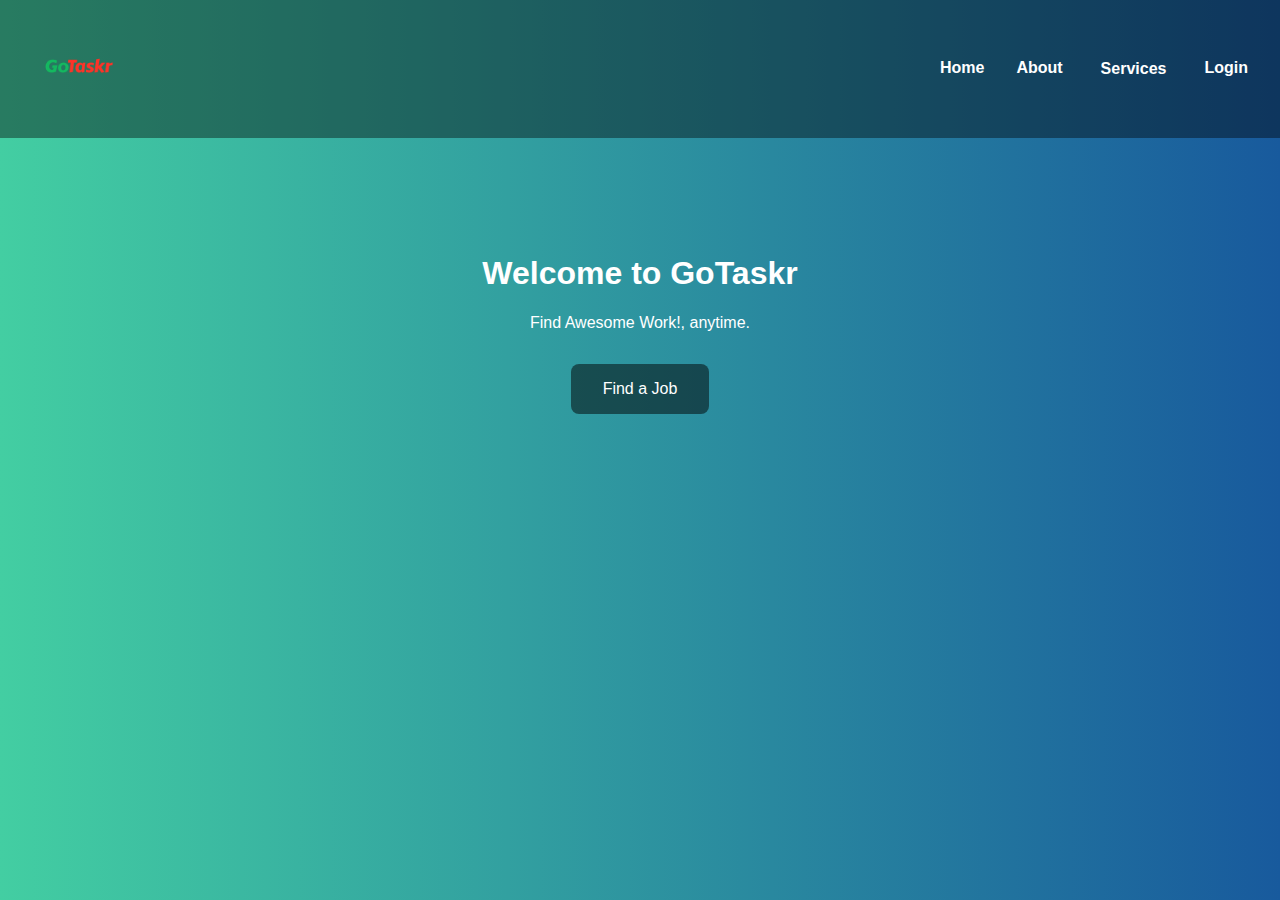
<file: index.html>
<!DOCTYPE html>
<html lang="en">
<head>
  <meta charset="UTF-8" />
  <meta name="viewport" content="width=device-width, initial-scale=1.0"/>
  <title>Welcome - GoTaskr</title>
  <link rel="stylesheet" href="style.css" />
</head>
<body>
  <nav>
    <div class="logo">
      <a href="index.html"><img src="Gotask.png" alt="GoTaskr Logo" /></a>
    </div>
    <ul id="navLinks">
      <li><a href="index.html">Home</a></li>
      <li><a href="about.html">About</a></li>
      <li class="dropdown">
        <button class="dropdown-btn" onclick="toggleServiceDropdown()">Services</button>
        <div class="dropdown-content" id="dropdown">
          <a href="#">Cleaning</a>
          <a href="#">Delivery</a>
          <a href="#">Handyman</a>
        </div>
      </li>
      <li id="postJobNav" style="display: none;"><a href="post-job.html">Post Job</a></li>
      <li id="helloUser" style="display: none;"><a href="view-profile.html" id="helloUserLink"></a></li>
      <li id="loginNav"><a href="login.html">Login</a></li>
    </ul>
  </nav>

  <section id="welcome" class="section welcome-section">
    <h1>Welcome to GoTaskr</h1>
    <p id="welcomeSubtitle">Find Awesome Work!, anytime.</p> <!-- Add ID here -->
    <div class="button-group">
      <a href="jobs.html" class="find-job-btn" id="findJobBtn">Find a Job</a>
      <a href="post-job.html" class="post-job-btn" id="postJobBtn" style="display: none;">Post a Job</a>
    </div>
  </section>

  <script src="welcome.js"></script>
  

</body>
</html>
</file>
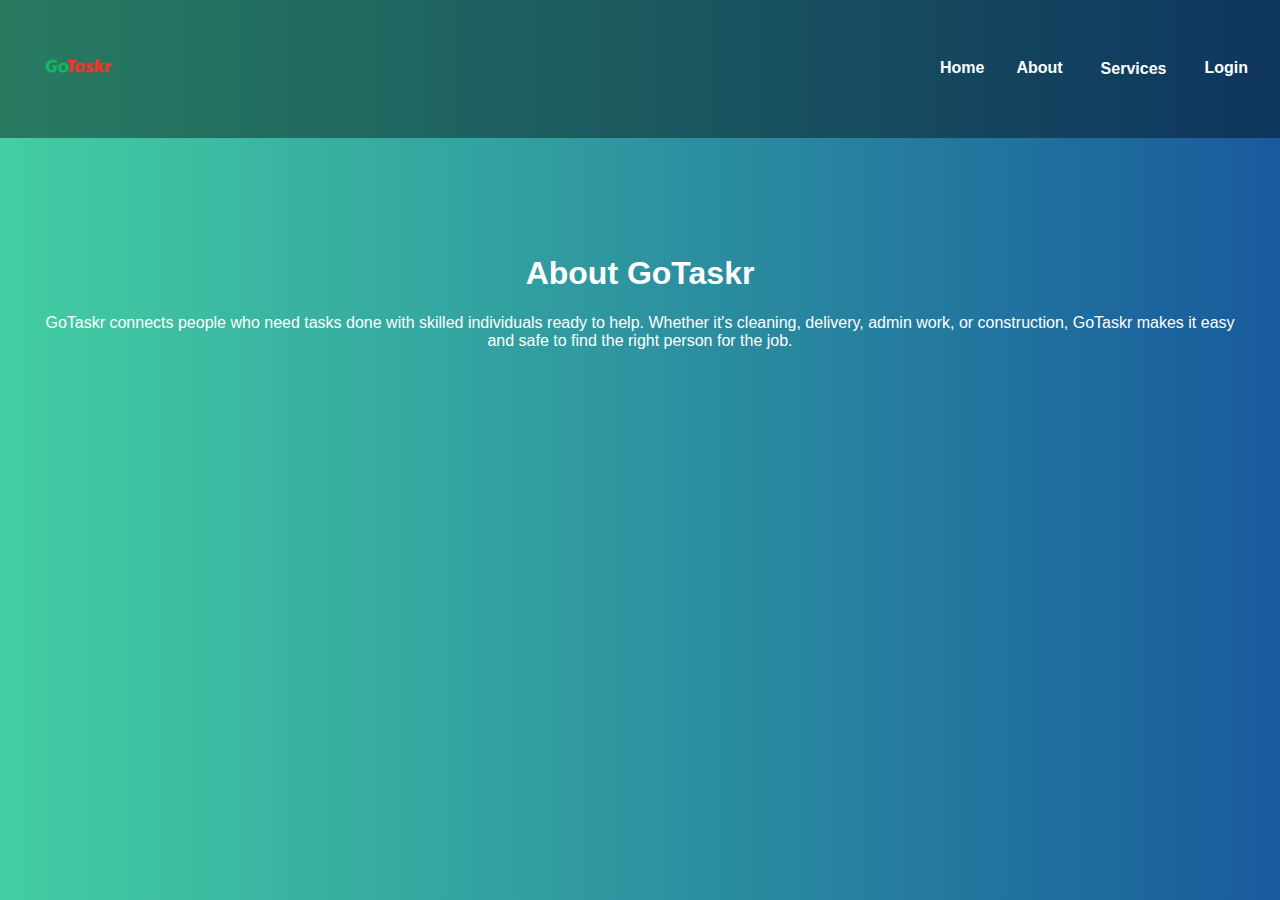
<file: about.html>
<!DOCTYPE html>
<html lang="en">
<head>
  <meta charset="UTF-8" />
  <meta name="viewport" content="width=device-width, initial-scale=1.0"/>
  <title>About - GoTaskr</title>
  <link rel="stylesheet" href="style.css" />
</head>
<body>

  <nav>
    <div class="logo">
      <a href="index.html"><img src="Gotask.png" alt="GoTaskr Logo" /></a>
    </div>
    <ul id="navLinks">
      <li><a href="index.html">Home</a></li>
      <li><a href="about.html">About</a></li>
      <li class="dropdown">
        <button class="dropdown-btn">Services</button>
        <div class="dropdown-content" id="dropdown">
          <a href="#">Cleaning</a>
          <a href="#">Delivery</a>
          <a href="#">Handyman</a>
        </div>
      </li>
      <li id="postJobNav" style="display: none;"><a href="post-job.html">Post Job</a></li>
      <li><a href="login.html" id="loginLink">Login</a></li>
    </ul>
  </nav>

  <section class="section">
    <h1>About GoTaskr</h1>
    <p>GoTaskr connects people who need tasks done with skilled individuals ready to help. Whether it's cleaning, delivery, admin work, or construction, GoTaskr makes it easy and safe to find the right person for the job.</p>
  </section>

  <script src="about.js"></script>
  

</body>
</html>
</file>
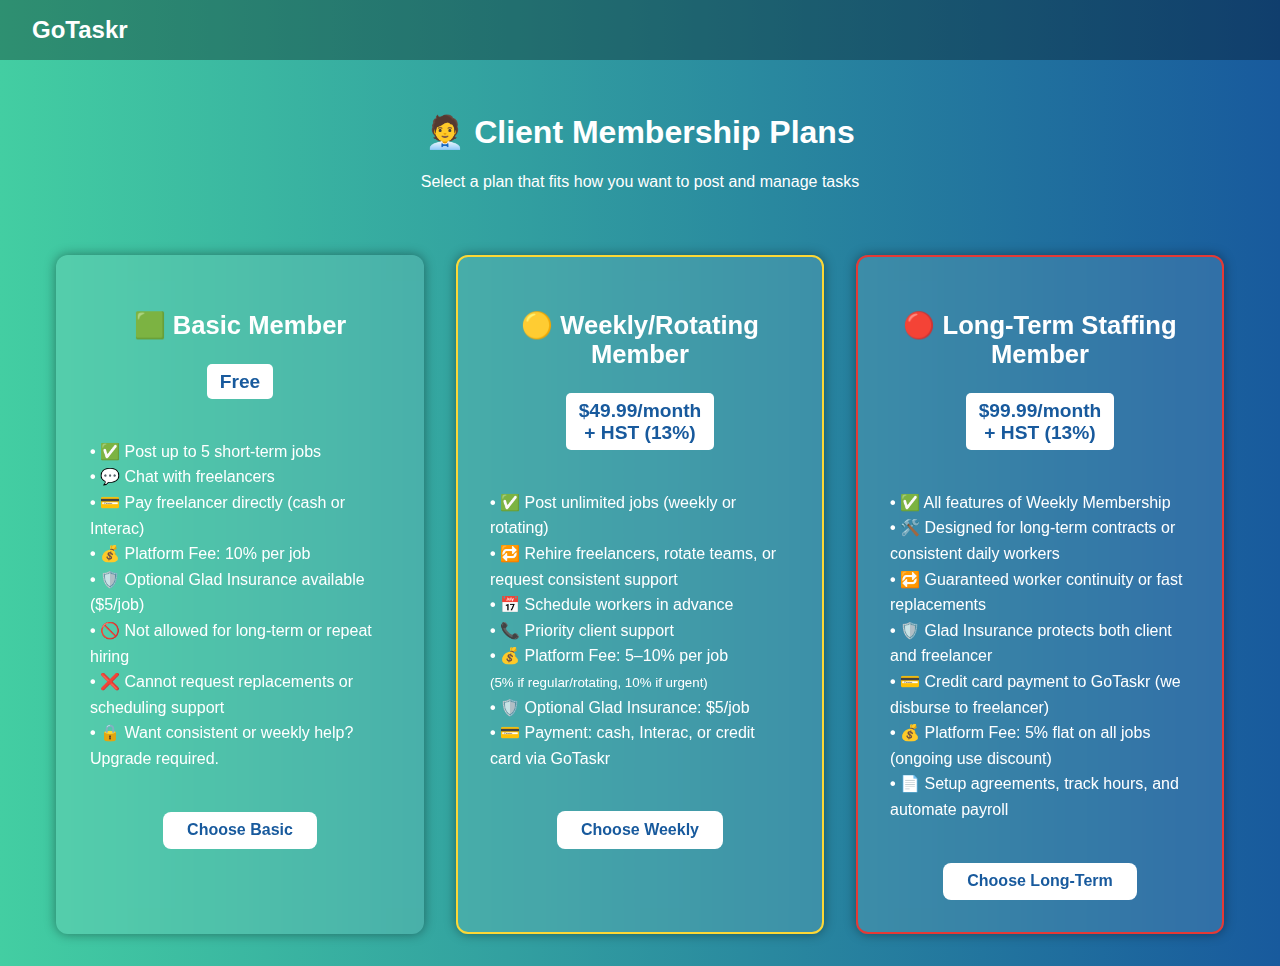
<file: client-membership.html>
<!DOCTYPE html>
<html lang="en">
<head>
  <meta charset="UTF-8" />
  <meta name="viewport" content="width=device-width, initial-scale=1.0"/>
  <title>Client Membership – GoTaskr</title>
  <link rel="stylesheet" href="client-membership.css" />
</head>
<body>
  <nav>
    <div class="logo"><a href="index.html">GoTaskr</a></div>
  </nav>

  <header>
    <h1>🧑‍💼 Client Membership Plans</h1>
    <p>Select a plan that fits how you want to post and manage tasks</p>
  </header>

  <main class="membership-container">

    <!-- Basic Member -->
    <section class="plan-card free">
      <h2>🟩 Basic Member</h2>
      <p class="price">Free</p>
      <ul>
        <li>✅ Post up to 5 short-term jobs</li>
        <li>💬 Chat with freelancers</li>
        <li>💳 Pay freelancer directly (cash or Interac)</li>
        <li>💰 Platform Fee: 10% per job</li>
        <li>🛡️ Optional Glad Insurance available ($5/job)</li>
        <li>🚫 Not allowed for long-term or repeat hiring</li>
        <li>❌ Cannot request replacements or scheduling support</li>
        <li>🔒 Want consistent or weekly help? Upgrade required.</li>
      </ul>
      <button class="select-btn" onclick="selectPlan('Basic Member')">Choose Basic</button>
    </section>

    <!-- Weekly/Rotating Member -->
    <section class="plan-card rotating">
      <h2>🟡 Weekly/Rotating Member</h2>
      <p class="price">$49.99/month <br><span>+ HST (13%)</span></p>
      <ul>
        <li>✅ Post unlimited jobs (weekly or rotating)</li>
        <li>🔁 Rehire freelancers, rotate teams, or request consistent support</li>
        <li>📅 Schedule workers in advance</li>
        <li>📞 Priority client support</li>
        <li>💰 Platform Fee: 5–10% per job<br><small>(5% if regular/rotating, 10% if urgent)</small></li>
        <li>🛡️ Optional Glad Insurance: $5/job</li>
        <li>💳 Payment: cash, Interac, or credit card via GoTaskr</li>
      </ul>
      <button class="select-btn" onclick="selectPlan('Weekly/Rotating Member')">Choose Weekly</button>
    </section>

    <!-- Long-Term Staffing Member -->
    <section class="plan-card premium">
      <h2>🔴 Long-Term Staffing Member</h2>
      <p class="price">$99.99/month <br><span>+ HST (13%)</span></p>
      <ul>
        <li>✅ All features of Weekly Membership</li>
        <li>🛠️ Designed for long-term contracts or consistent daily workers</li>
        <li>🔁 Guaranteed worker continuity or fast replacements</li>
        <li>🛡️ Glad Insurance protects both client and freelancer</li>
        <li>💳 Credit card payment to GoTaskr (we disburse to freelancer)</li>
        <li>💰 Platform Fee: 5% flat on all jobs (ongoing use discount)</li>
        <li>📄 Setup agreements, track hours, and automate payroll</li>
      </ul>
      <button class="select-btn" onclick="selectPlan('Long-Term Staffing Member')">Choose Long-Term</button>
    </section>

  </main>

  <script src="client-membership.js"></script>
</body>
</html>
</file>
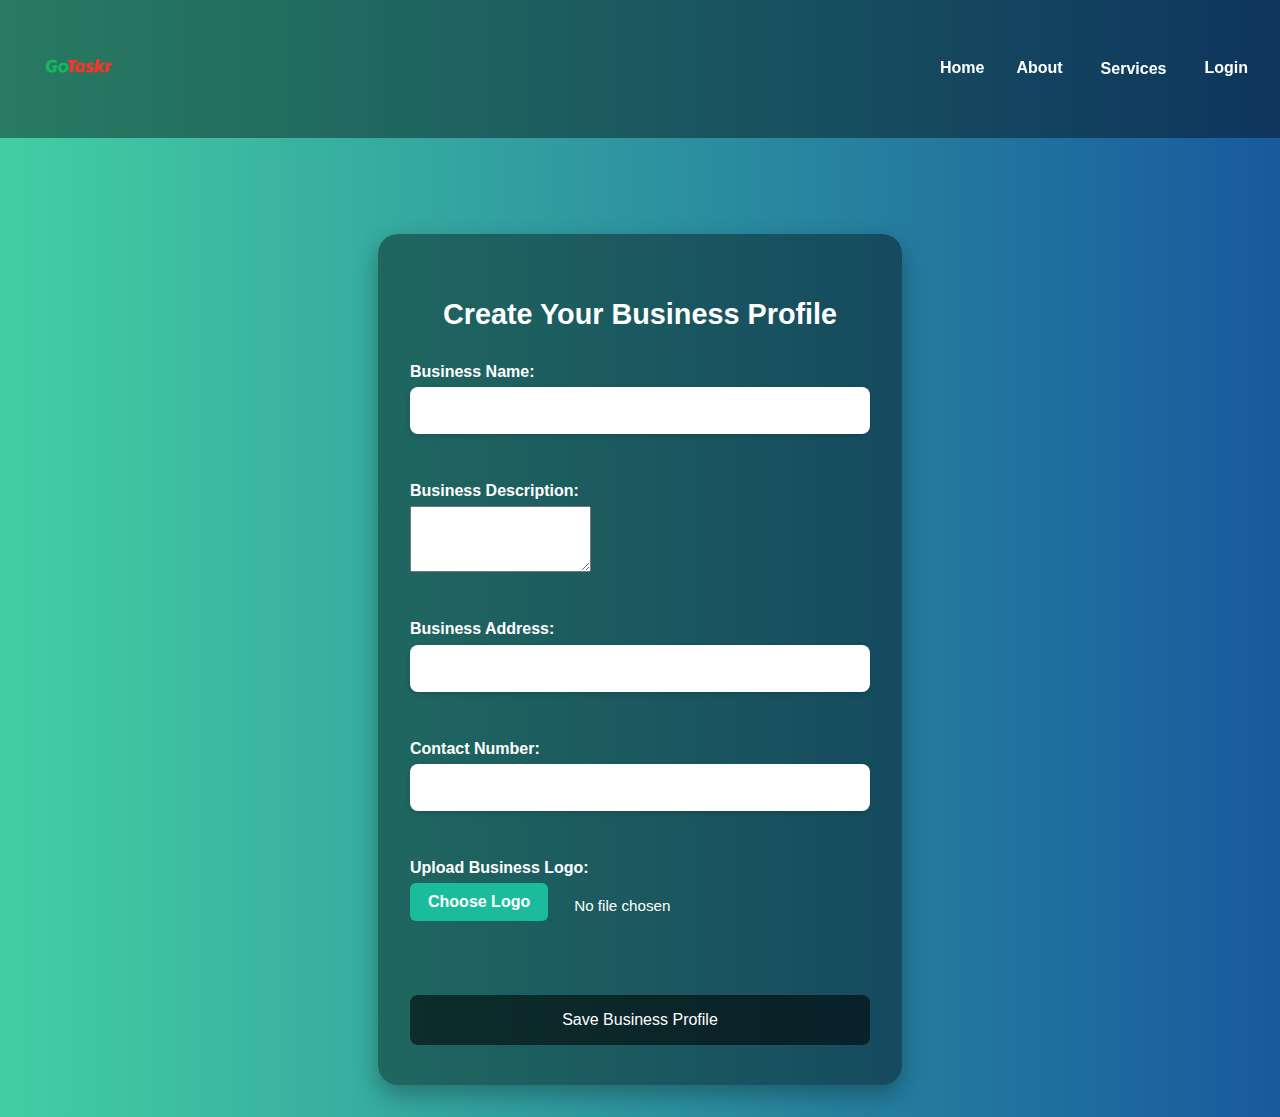
<file: client-profile.html>
<!DOCTYPE html>
<html lang="en">
<head>
  <meta charset="UTF-8" />
  <meta name="viewport" content="width=device-width, initial-scale=1.0"/>
  <title>Client Profile - GoTaskr</title>
  <link rel="stylesheet" href="style.css" />
</head>
<body>
  <nav>
    <div class="logo"><a href="index.html"><img src="Gotask.png" alt="GoTaskr Logo"></a></div>
    <ul id="navLinks">
      <li><a href="index.html">Home</a></li>
      <li><a href="about.html">About</a></li>
      <li class="dropdown">
        <button class="dropdown-btn" onclick="toggleServiceDropdown()">Services</button>
        <div class="dropdown-content" id="dropdown">
          <a href="#">Cleaning</a>
          <a href="#">Delivery</a>
          <a href="#">Handyman</a>
        </div>
      </li>
      <li><a href="login.html" id="loginLink">Login</a></li>
    </ul>
  </nav>

  <section class="form-container">
    <h2>Create Your Business Profile</h2>
    <p id="membershipInfo" class="membership-tag" style="font-weight: bold; margin-bottom: 10px;"></p>

    <form id="clientProfileForm">
      <div class="form-group">
        <label for="businessName">Business Name:</label>
        <input type="text" id="businessName" required />
      </div>

      <div class="form-group">
        <label for="businessDescription">Business Description:</label>
        <textarea id="businessDescription" rows="4" required></textarea>
      </div>

      <div class="form-group">
        <label for="businessAddress">Business Address:</label>
        <input type="text" id="businessAddress" required />
      </div>

      <div class="form-group">
        <label for="contact">Contact Number:</label>
        <input type="tel" id="contact" required />
      </div>

      <div class="form-group">
        <label>Upload Business Logo:</label>
        <div class="custom-file">
          <input type="file" id="logo" accept="image/*" hidden>
          <label for="logo" class="file-btn">Choose Logo</label>
          <span id="logo-name">No file chosen</span>
        </div>
      </div>

      <button type="submit">Save Business Profile</button>
    </form>
  </section>

  <script src="client-profile.js"></script>
</body>
</html>
</file>
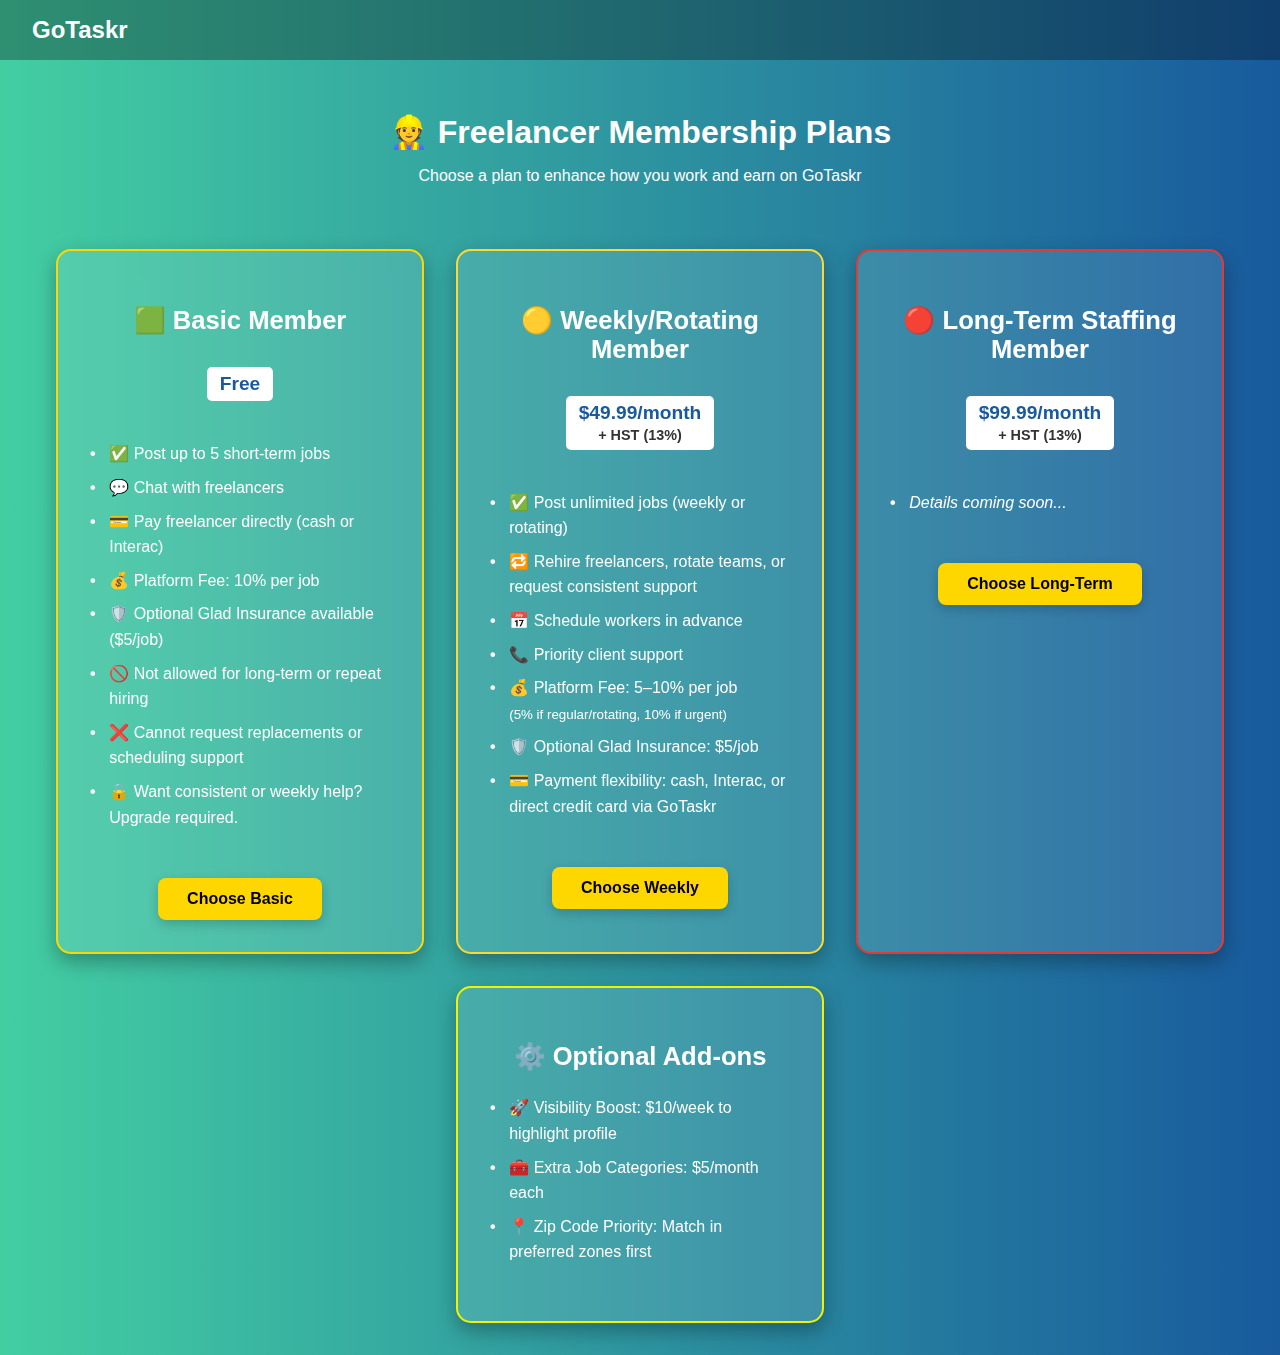
<file: freelancer-membership.html>
<!DOCTYPE html>
<html lang="en">
<head>
  <meta charset="UTF-8" />
  <meta name="viewport" content="width=device-width, initial-scale=1.0"/>
  <title>Freelancer Membership - GoTaskr</title>
  <link rel="stylesheet" href="freelancer-membership.css" />
</head>
<body>
  <nav>
    <div class="logo">
      <a href="index.html">GoTaskr</a>
    </div>
  </nav>

  <header>
    <h1>👷 Freelancer Membership Plans</h1>
    <p class="subtitle">Choose a plan to enhance how you work and earn on GoTaskr</p>
  </header>

  <div class="membership-container">

    <!-- Basic Member -->
    <div class="plan-card free">
      <h2>🟩 Basic Member</h2>
      <div class="price">Free</div>
      <ul>
        <li>✅ Post up to 5 short-term jobs</li>
        <li>💬 Chat with freelancers</li>
        <li>💳 Pay freelancer directly (cash or Interac)</li>
        <li>💰 Platform Fee: 10% per job</li>
        <li>🛡️ Optional Glad Insurance available ($5/job)</li>
        <li>🚫 Not allowed for long-term or repeat hiring</li>
        <li>❌ Cannot request replacements or scheduling support</li>
        <li>🔒 Want consistent or weekly help? Upgrade required.</li>
      </ul>
      <button class="select-btn" onclick="selectPlan('Basic Member')">Choose Basic</button>
    </div>

    <!-- Weekly/Rotating Member -->
    <div class="plan-card rotating">
      <h2>🟡 Weekly/Rotating Member</h2>
      <div class="price">$49.99/month <br><span>+ HST (13%)</span></div>
      <ul>
        <li>✅ Post unlimited jobs (weekly or rotating)</li>
        <li>🔁 Rehire freelancers, rotate teams, or request consistent support</li>
        <li>📅 Schedule workers in advance</li>
        <li>📞 Priority client support</li>
        <li>💰 Platform Fee: 5–10% per job<br><small>(5% if regular/rotating, 10% if urgent)</small></li>
        <li>🛡️ Optional Glad Insurance: $5/job</li>
        <li>💳 Payment flexibility: cash, Interac, or direct credit card via GoTaskr</li>
      </ul>
      <button class="select-btn" onclick="selectPlan('Weekly/Rotating Member')">Choose Weekly</button>
    </div>

    <!-- Long-Term Staffing Member -->
    <div class="plan-card premium">
      <h2>🔴 Long-Term Staffing Member</h2>
      <div class="price">$99.99/month <br><span>+ HST (13%)</span></div>
      <ul>
        <li><em>Details coming soon...</em></li>
      </ul>
      <button class="select-btn" onclick="selectPlan('Long-Term Staffing Member')">Choose Long-Term</button>
    </div>

    <!-- Optional Add-ons -->
    <div class="plan-card addons">
      <h2>⚙️ Optional Add-ons</h2>
      <ul>
        <li>🚀 Visibility Boost: $10/week to highlight profile</li>
        <li>🧰 Extra Job Categories: $5/month each</li>
        <li>📍 Zip Code Priority: Match in preferred zones first</li>
      </ul>
    </div>

  </div>

  <!-- Link JS -->
  <script src="freelancer-membership.js"></script>
</body>
</html>
</file>
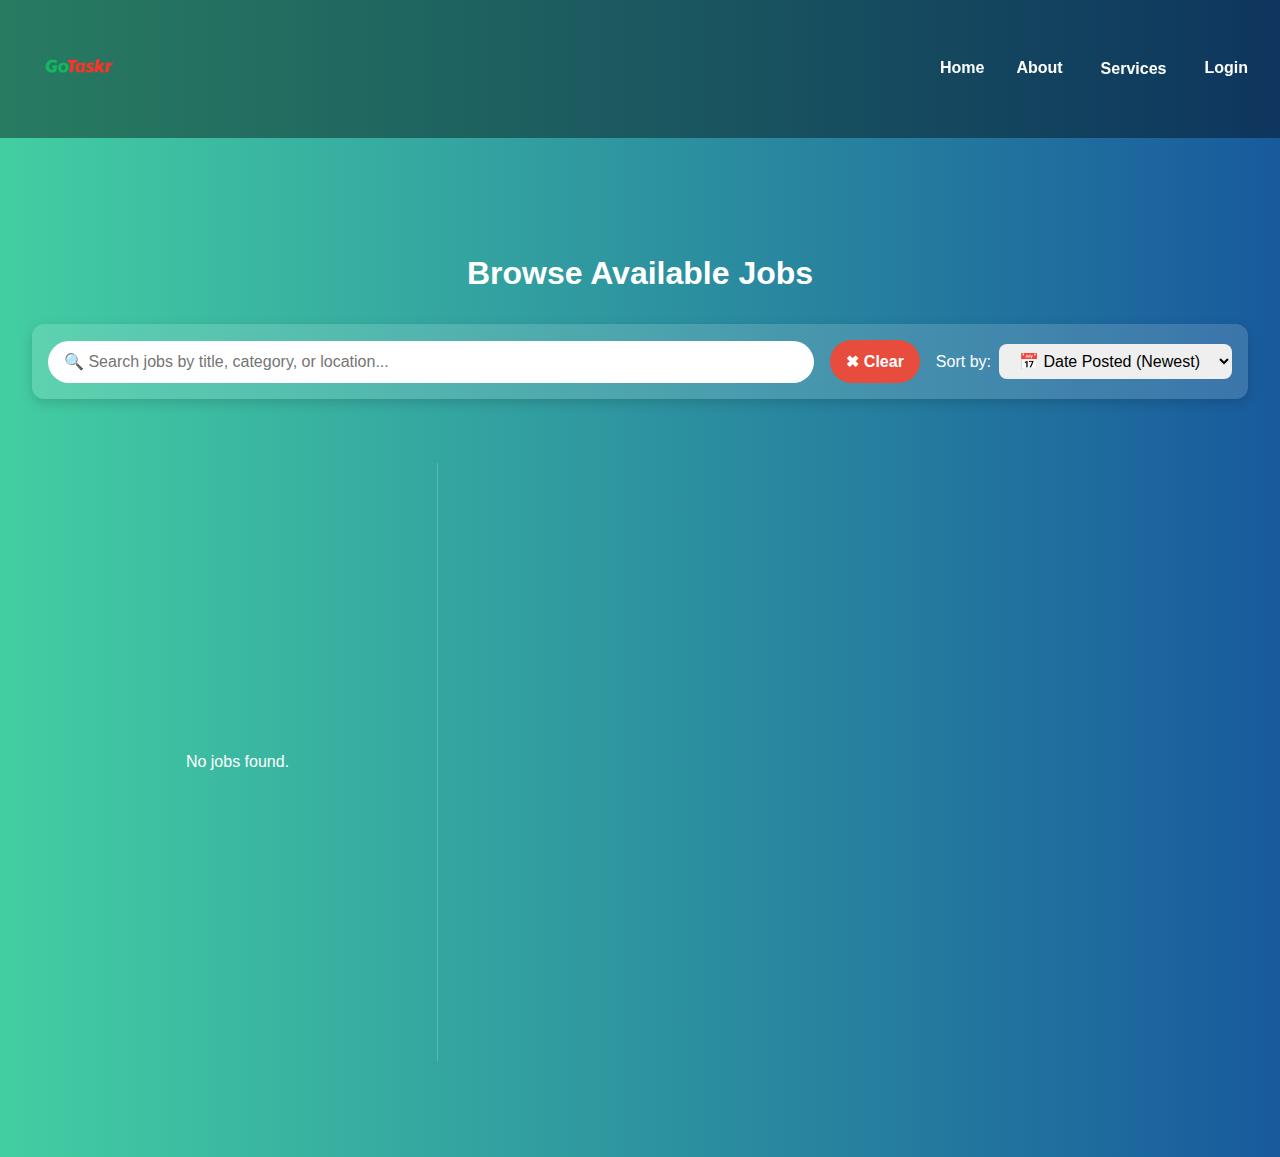
<file: jobs.html>
<!DOCTYPE html>
<html lang="en">
<head>
  <meta charset="UTF-8" />
  <meta name="viewport" content="width=device-width, initial-scale=1.0"/>
  <title>Find Jobs - GoTaskr</title>
  <link rel="stylesheet" href="style.css" />
</head>
<body>
  <nav>
    <div class="logo">
      <a href="index.html"><img src="Gotask.png" alt="GoTaskr Logo" /></a>
    </div>
    <ul id="navLinks">
      <li><a href="index.html">Home</a></li>
      <li><a href="about.html">About</a></li>
      <li class="dropdown">
        <button class="dropdown-btn">Services</button>
        <div class="dropdown-content" id="dropdown">
          <a href="#">Cleaning</a>
          <a href="#">Delivery</a>
          <a href="#">Handyman</a>
        </div>
      </li>
      <li><a href="login.html" id="loginLink">Login</a></li>
    </ul>
  </nav>

  <section class="section two-column-layout">
    <h1>Browse Available Jobs</h1>

    <!-- 🔍 Search + Sort + Clear (Unified Filter Bar) -->
    <div class="filters-bar">
      <input type="text" id="searchInput" class="search-input" placeholder="🔍 Search jobs by title, category, or location..." />
      <button id="clearFiltersBtn" class="clear-btn">✖ Clear</button>

      <div class="sort-group">
        <label for="sortBy">Sort by:</label>
        <select id="sortBy" class="sort-select">
          <option value="date">📅 Date Posted (Newest)</option>
          <option value="rate">💵 Rate (Highest)</option>
        </select>
      </div>
    </div>

    <!-- 🧱 Job Panel Layout -->
    <div class="jobs-container">
      <div class="job-list" id="jobList">
        <!-- Job cards go here -->
      </div>
      <div class="job-details" id="jobDetails">
        <p>Select a job to view details.</p>
      </div>
    </div>
  </section>

  <script src="login.js"></script>
  <script src="jobs.js"></script>
  

</body>
</html>
</file>
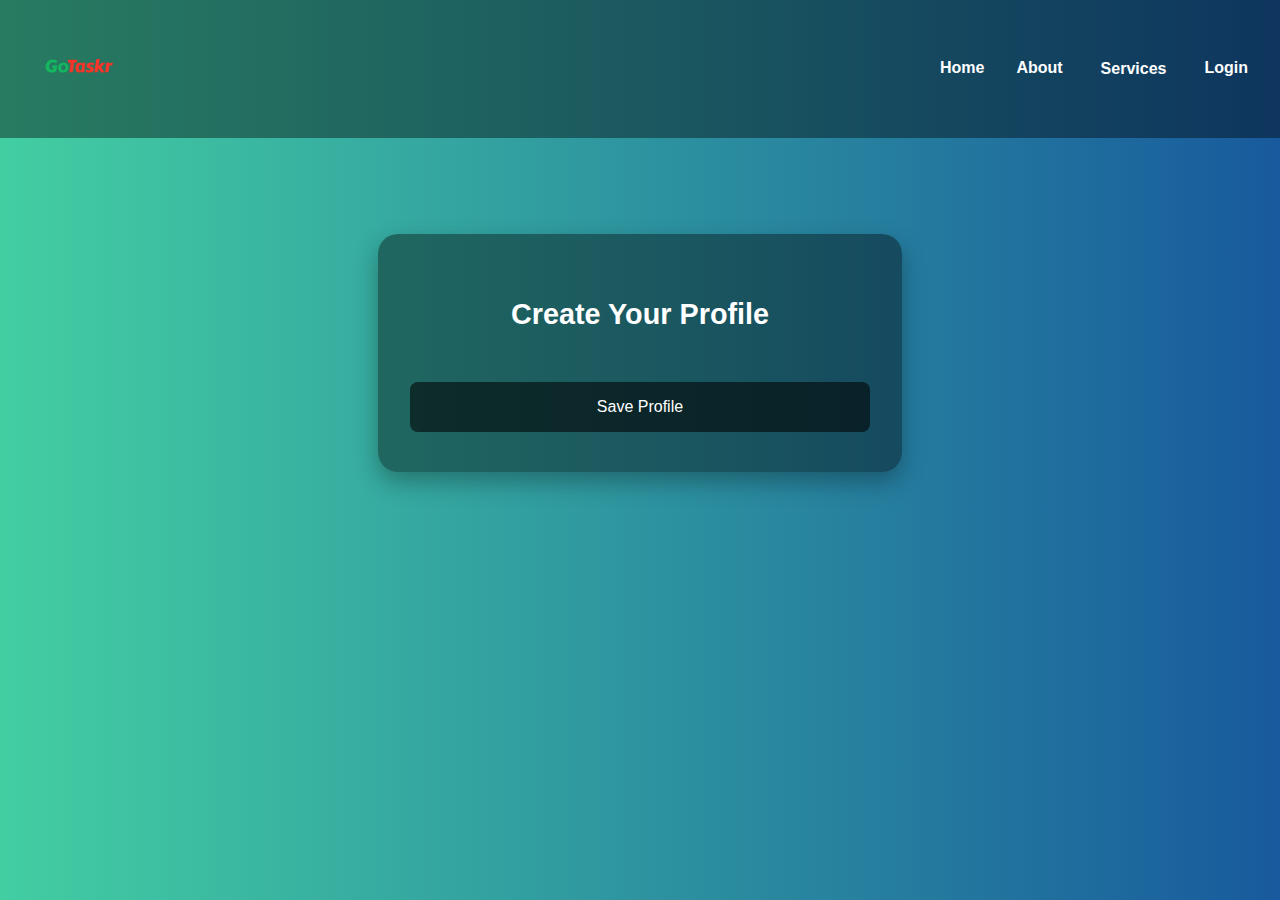
<file: profile.html>
<!DOCTYPE html>
<html lang="en">
<head>
  <meta charset="UTF-8" />
  <meta name="viewport" content="width=device-width, initial-scale=1.0" />
  <title>Create Profile - GoTaskr</title>
  <link rel="stylesheet" href="style.css" />
</head>
<body>
  <nav>
    <div class="logo">
      <a href="index.html"><img src="Gotask.png" alt="GoTaskr Logo" /></a>
    </div>
    <ul id="navLinks">
      <li><a href="index.html">Home</a></li>
      <li><a href="about.html">About</a></li>
      <li class="dropdown">
        <button class="dropdown-btn" onclick="toggleDropdown()">Services</button>
        <div class="dropdown-content" id="dropdown">
          <a href="#">Cleaning</a>
          <a href="#">Delivery</a>
          <a href="#">Handyman</a>
        </div>
      </li>
      <li><a href="login.html" id="loginLink">Login</a></li>
    </ul>
  </nav>

  <section class="form-container">
    <h2>Create Your Profile</h2>
    <p id="membershipInfo" class="membership-tag" style="font-weight: bold; margin-bottom: 10px;"></p>

    <form id="profileForm">
      <!-- Freelancer Fields -->
      <div id="freelancerFields" style="display: none;">
        <div class="form-group">
          <label for="fullName">Full Name:</label>
          <input type="text" id="fullName" required />
        </div>
        <div class="form-group">
          <label for="address">Address:</label>
          <input type="text" id="address" required />
        </div>
        <div class="form-group">
          <label for="city">City:</label>
          <select id="city" required>
            <option value="">Select City</option>
            <option value="Toronto">Toronto</option>
            <option value="Vancouver">Vancouver</option>
            <option value="Montreal">Montreal</option>
          </select>
        </div>
        <div class="form-group">
          <label for="province">Province:</label>
          <select id="province" required>
            <option value="">Select Province</option>
            <option value="Ontario">Ontario</option>
            <option value="British Columbia">British Columbia</option>
            <option value="Quebec">Quebec</option>
          </select>
        </div>
        <div class="form-group">
          <label for="postalCode">Postal Code:</label>
          <input type="text" id="postalCode" required />
        </div>
        <div class="form-group">
          <label for="contact">Contact Number:</label>
          <input type="text" id="contact" required />
        </div>
        <div class="form-group">
          <label for="profilePhoto">Profile Photo:</label>
          <input type="file" id="profilePhoto" />
          <p id="photo-name" style="font-size: 0.9rem;"></p>
        </div>
        <div class="form-group">
          <label for="resume">Resume:</label>
          <input type="file" id="resume" />
          <p id="resume-name" style="font-size: 0.9rem;"></p>
        </div>
        <div class="form-group">
          <label for="certificates">Certificates:</label>
          <input type="file" id="certificates" multiple />
          <p id="certificates-name" style="font-size: 0.9rem;"></p>
        </div>
      </div>

      <!-- Client Fields -->
      <div id="clientFields" style="display: none;">
        <div class="form-group">
          <label for="companyName">Company Name:</label>
          <input type="text" id="companyName" required />
        </div>
        <div class="form-group">
          <label for="businessAddress">Business Address:</label>
          <input type="text" id="businessAddress" required />
        </div>
        <div class="form-group">
          <label for="businessLogo">Company Logo:</label>
          <input type="file" id="businessLogo" />
          <p id="logo-name" style="font-size: 0.9rem;"></p>
        </div>
        <div class="form-group">
          <label for="description">Company Description:</label>
          <textarea id="description" rows="4" required></textarea>
        </div>
      </div>

      <button type="submit" class="find-job-btn">Save Profile</button>
    </form>
  </section>

  <script src="profile.js"></script>
</body>
</html>
</file>
<file: style.css>
/* === GLOBAL STYLES === */
body {
  margin: 0;
  font-family: Arial, sans-serif;
  background: linear-gradient(to right, #43cea2, #185a9d);
  color: white;
  scroll-behavior: smooth;
  min-height: 100vh;
}

/* === NAVIGATION BAR === */
nav {
  display: flex;
  justify-content: space-between;
  align-items: center;
  background-color: rgba(0, 0, 0, 0.3);
  padding: 1rem 2rem;
  position: sticky;
  top: 0;
  z-index: 999;
  animation: fadeInDown 1s ease;
}

@keyframes fadeInDown {
  from { opacity: 0; transform: translateY(-20px); }
  to { opacity: 1; transform: translateY(0); }
}

.logo {
  display: flex;
  align-items: center;
}

.logo img {
  height: 100px;
  width: auto;
}

nav ul {
  list-style: none;
  display: flex;
  gap: 2rem;
  margin: 0;
  padding: 0;
}

nav a,
.dropdown-btn {
  color: white;
  text-decoration: none;
  font-weight: bold;
  background: none;
  border: none;
  cursor: pointer;
  font-size: 1rem;
}

nav a:hover,
.dropdown-btn:hover {
  color: #ffd700;
}

nav a[href="login.html"].hide {
  display: none !important;
}

/* === DROPDOWN === */
.dropdown {
  position: relative;
}

.dropdown-content {
  display: none;
  position: absolute;
  top: 130%;
  left: 0;
  background-color: rgba(0, 0, 0, 0.9);
  padding: 1rem;
  border-radius: 10px;
  min-width: 150px;
  z-index: 100;
  flex-direction: column;
}

.dropdown-content.show {
  display: flex;
}

.dropdown-content a {
  color: white;
  text-decoration: none;
  padding: 0.5rem 0;
}

.dropdown-content a:hover {
  color: #ffd700;
}
/* === USER DROPDOWN (Hello, Username) === */
/* Generic dropdown button like Services */
nnav .dropdown .dropdown-btn {
  background: none;
  border: none;
  color: white;
  font-weight: bold;
  cursor: pointer;
  font-size: 1rem;
  padding: 0;
  margin: 0;
  line-height: 1;
  text-decoration: none;
  transition: color 0.3s ease;
}

nav .dropdown .dropdown-btn:hover {
  color: #ffd700;
}



/* Override dropdown for user profile to align right */
nav .dropdown .dropdown-content#userDropdown {
  right: 0;
  left: auto;
  top: 130%;
  padding: 0.5rem 1rem;
  background-color: rgba(0, 0, 0, 0.95);
  min-width: 160px;
  border-radius: 10px;
  display: none;
  flex-direction: column;
  position: absolute;
  z-index: 999;
}

nav .dropdown .dropdown-content#userDropdown a {
  color: white;
  padding: 0.5rem 0;
  text-decoration: none;
  display: block;
}

nav .dropdown .dropdown-content#userDropdown a:hover {
  color: #ffd700;
}

nav .dropdown .dropdown-content.show {
  display: flex;
}

/* === SECTION === */
.section {
  padding: 6rem 2rem;
  text-align: center;
  animation: fadeIn 1s ease;
}

@keyframes fadeIn {
  from { opacity: 0; }
  to { opacity: 1; }
}

/* === BUTTON GROUP === */
.button-group {
  display: flex;
  justify-content: center;
  gap: 20px;
  margin-top: 2rem;
  flex-wrap: wrap;
}

.find-job-btn,
.post-job-btn {
  padding: 1rem 2rem;
  font-size: 1rem;
  color: white;
  background-color: #00000080;
  border: none;
  border-radius: 8px;
  text-decoration: none;
  transition: background-color 0.3s, color 0.3s;
}

.find-job-btn:hover,
.post-job-btn:hover {
  background-color: #ffd700;
  color: black;
}

/* === SEARCH BAR & FILTER === */
.search-bar {
  display: flex;
  justify-content: center;
  align-items: center;
  flex-wrap: wrap;
  gap: 15px;
  margin-bottom: 2rem;
  padding: 0 1rem;
}

.search-input-wrapper {
  position: relative;
  width: 300px;
}

.search-input-wrapper input {
  width: 100%;
  padding: 1rem;
  padding-right: 2.5rem;
  border: none;
  border-radius: 10px;
  font-size: 1rem;
  background-color: white;
  color: black;
  box-sizing: border-box;
}

.search-input-wrapper input::placeholder {
  color: #666;
}

.search-icon {
  position: absolute;
  right: 12px;
  top: 50%;
  transform: translateY(-50%);
  width: 20px;
  height: 20px;
  background-image: url('da8bfebb-bd9d-464c-bd82-e78a0c8f6f7d.png');
  background-size: contain;
  background-repeat: no-repeat;
  pointer-events: none;
}

.search-bar select {
  padding: 0.8rem 1.2rem;
  border-radius: 999px;
  font-size: 1rem;
  border: none;
  background-color: white;
  color: black;
  cursor: pointer;
}

/* === CLEAR FILTER BUTTON === */
.clear-btn {
  padding: 0.8rem 1.4rem;
  font-size: 1rem;
  background-color: #ffffff;
  border: none;
  border-radius: 999px;
  color: #333;
  cursor: pointer;
  transition: background-color 0.3s;
}

.clear-btn:hover {
  background-color: #ffd700;
  color: black;
}

/* === JOB LISTING CARDS === */
.job-list {
  display: flex;
  justify-content: center;
  flex-wrap: wrap;
  gap: 2rem;
  margin-top: 2rem;
  padding: 0 1rem;
}

.job-card {
  background: #fefefe;
  border-left: 6px solid #2196f3;
  border-radius: 12px;
  padding: 1.2rem 1.5rem;
  margin-bottom: 1.5rem;
  box-shadow: 0 6px 12px rgba(0, 0, 0, 0.08);
  transition: transform 0.25s ease, box-shadow 0.25s ease;
  cursor: pointer;
  font-family: 'Segoe UI', Tahoma, Geneva, Verdana, sans-serif;
}

@keyframes fadeInCard {
  from { opacity: 0; transform: translateY(20px); }
  to { opacity: 1; transform: translateY(0); }
}

.job-card:hover {
  transform: translateY(-4px);
  box-shadow: 0 12px 20px rgba(0, 0, 0, 0.12);
}


.job-card input,
.job-card textarea {
  width: 100%;
  margin-bottom: 1rem;
  padding: 0.9rem;
  font-size: 1rem;
  border-radius: 10px;
  border: none;
  outline: none;
  box-sizing: border-box;
}

/* === CARD ACTION BUTTONS === */
.action-buttons {
  display: flex;
  justify-content: center;
  gap: 10px;
  margin-top: 1rem;
}

.edit-btn, .delete-btn, .save-btn {
  padding: 0.6rem 1.2rem;
  font-size: 0.95rem;
  font-weight: bold;
  border: none;
  border-radius: 12px;
  cursor: pointer;
  transition: background-color 0.3s ease, transform 0.2s ease;
  box-shadow: 0 2px 5px rgba(0, 0, 0, 0.2);
}

.edit-btn { background-color: #ffd700; color: black; }
.edit-btn:hover { background-color: #e6c200; transform: translateY(-1px); }

.delete-btn { background-color: #dc3545; color: white; }
.delete-btn:hover { background-color: #c82333; transform: translateY(-1px); }

.save-btn { background-color: #28a745; color: white; }
.save-btn:hover { background-color: #218838; transform: translateY(-1px); }

/* === JOB CATEGORY COLORS === */
.job-card[data-category="cleaning"] { border-left: 6px solid #00e676; }
.job-card[data-category="delivery"] { border-left: 6px solid #2979ff; }
.job-card[data-category="construction"] { border-left: 6px solid #ff9800; }
.job-card[data-category="admin"] { border-left: 6px solid #f06292; }

.job-card .category-tag {
  display: inline-block;
  background-color: rgba(255, 255, 255, 0.15);
  padding: 0.3rem 0.6rem;
  border-radius: 999px;
  font-size: 0.8rem;
  margin-top: 0.5rem;
}

/* === JOB DESCRIPTION TOGGLE === */
.job-description {
  max-height: 0;
  overflow: hidden;
  opacity: 0;
  transition: max-height 0.4s ease, opacity 0.4s ease;
}

.job-description.show-description {
  max-height: 500px;
  opacity: 1;
  margin-top: 0.5rem;
}

.view-toggle-note {
  font-size: 0.8rem;
  color: #ccc;
  margin-bottom: 0.5rem;
}

/* === APPLY BUTTON === */
.apply-btn {
  padding: 0.6rem 1.2rem;
  font-size: 0.95rem;
  font-weight: bold;
  background-color: #00c853;
  color: white;
  border: none;
  border-radius: 12px;
  cursor: pointer;
  transition: background-color 0.3s ease, transform 0.2s ease;
  box-shadow: 0 2px 5px rgba(0, 0, 0, 0.2);
}

.apply-btn:hover {
  background-color: #00b342;
  transform: translateY(-1px);
}

/* === SUCCESS MESSAGE === */
.success-message {
  position: fixed;
  bottom: 30px;
  right: 30px;
  background-color: #00c853;
  color: white;
  padding: 1rem 1.5rem;
  border-radius: 10px;
  box-shadow: 0 8px 20px rgba(0,0,0,0.2);
  font-weight: bold;
  z-index: 1000;
  animation: fadeSlideIn 0.3s ease-out;
}

.success-message .close-msg {
  margin-left: 1rem;
  font-weight: bold;
  cursor: pointer;
}

@keyframes fadeSlideIn {
  from { opacity: 0; transform: translateY(20px); }
  to { opacity: 1; transform: translateY(0); }
}

/* === PROFILE BUTTON IN NAV === */
.profile-btn {
  background-color: #ffd700;
  padding: 0.4rem 1rem;
  border-radius: 999px;
  font-weight: bold;
  color: black;
  text-decoration: none;
  transition: background-color 0.3s;
}

.profile-btn:hover {
  background-color: #e6c200;
}

/* === PROFILE FORM GRID (City / Province / Postal) === */
.form-row {
  display: grid;
  grid-template-columns: repeat(auto-fit, minmax(160px, 1fr));
  gap: 1.2rem;
  width: 100%;
  margin-bottom: 2rem;
}

.form-group select {
  width: 100%;
  padding: 0.9rem 1rem;
  border-radius: 8px;
  border: none;
  font-size: 1rem;
  background-color: white;
  color: #333;
  box-shadow: 0 2px 5px rgba(0, 0, 0, 0.15);
}

.form-group select:focus {
  outline: none;
  border: 2px solid #1abc9c;
}
/* === FORM CONTAINER (General Forms) === */
.form-container {
  max-width: 500px;
  margin: 6rem auto 0 auto;
  background: rgba(0, 0, 0, 0.5);
  padding: 2rem 2.5rem;
  border-radius: 20px;
  text-align: center;
  box-shadow: 0 10px 25px rgba(0,0,0,0.3);
  animation: fadeIn 1s ease;
}

.form-container h2 {
  margin-bottom: 2rem;
  font-size: 1.8rem;
}

.form-container form {
  display: flex;
  flex-direction: column;
  gap: 1rem;
}

.form-group {
  display: flex;
  flex-direction: column;
  align-items: flex-start;
  margin-bottom: 2rem;
  width: 100%;
}

.form-group label {
  font-weight: bold;
  color: white;
  margin-bottom: 0.6rem;
}

.form-container input,
.form-container select {
  width: 100%;
  padding: 0.9rem 1rem;
  border-radius: 8px;
  border: none;
  font-size: 1rem;
  box-sizing: border-box;
  background-color: white;
  color: #333;
  box-shadow: 0 2px 5px rgba(0, 0, 0, 0.15);
}

.form-container input:focus,
.form-container select:focus {
  outline: none;
  border: 2px solid #1abc9c;
}

.form-container button[type="submit"] {
  width: 100%;
  padding: 1rem;
  background-color: #00000090;
  color: white;
  border: none;
  font-size: 1rem;
  border-radius: 8px;
  cursor: pointer;
  margin-top: 1rem;
  transition: background-color 0.3s ease;
}

.form-container button[type="submit"]:hover {
  background-color: #ffd700;
  color: black;
}

/* === CUSTOM FILE INPUT === */
.custom-file {
  display: flex;
  align-items: center;
  gap: 1rem;
  flex-wrap: wrap;
  width: 100%;
}

.file-btn {
  background-color: #1abc9c;
  color: white;
  padding: 10px 18px;
  border-radius: 6px;
  font-weight: bold;
  cursor: pointer;
  transition: background-color 0.3s ease;
  border: none;
}

.file-btn:hover {
  background-color: #14977c;
}

.custom-file span {
  font-size: 0.95rem;
  color: #eee;
  max-width: 250px;
  white-space: nowrap;
  overflow: hidden;
  text-overflow: ellipsis;
}

/* === LOGIN / SIGNUP SECTION === */
.login-page nav a[href="jobs.html"] {
  display: none;
}

.login-section {
  display: flex;
  justify-content: center;
  align-items: flex-start;
  padding-top: 10vh;
  min-height: 100vh;
  box-sizing: border-box;
}

.auth-container {
  max-width: 400px;
  margin: 5rem auto;
  background: rgba(0, 0, 0, 0.4);
  padding: 2.5rem;
  border-radius: 20px;
  text-align: center;
  box-shadow: 0 8px 20px rgba(0,0,0,0.4);
}

.auth-container h2 {
  margin-bottom: 1.5rem;
  font-size: 2rem;
}

.auth-form {
  display: flex;
  flex-direction: column;
  gap: 1.2rem;
}

.auth-form input,
.auth-form select {
  width: 100%;
  padding: 0.9rem 1rem;
  border-radius: 8px;
  border: none;
  font-size: 1rem;
  background-color: white;
  color: black;
}

.auth-form button {
  padding: 0.9rem;
  background-color: #ffd700;
  color: black;
  font-weight: bold;
  border: none;
  border-radius: 8px;
  font-size: 1rem;
  cursor: pointer;
  transition: background-color 0.3s ease;
}

.auth-form button:hover {
  background-color: #e6c200;
}

.alt-link {
  margin-top: 1rem;
  font-size: 0.95rem;
}

.alt-link a {
  color: #ffd700;
  text-decoration: none;
}

.alt-link a:hover {
  text-decoration: underline;
}

/* === PASSWORD TOGGLE === */
.password-container {
  position: relative;
}

.password-container input {
  width: 100%;
  padding-right: 2.5rem;
}

.toggle-password {
  position: absolute;
  right: 10px;
  top: 50%;
  transform: translateY(-50%);
  cursor: pointer;
  font-size: 1.2rem;
  color: #333;
}

/* === ERROR MESSAGE === */
.error-message,
.error-msg {
  color: #ff4d4d;
  font-size: 0.9rem;
  font-weight: bold;
  min-height: 1.2rem;
}
/* === FORM CONTAINER FIXES FOR LOGIN AND SIGNUP === */
.form-container,
.auth-container {
  max-width: 460px;
  margin: 6rem auto 2rem auto;
  background: rgba(0, 0, 0, 0.4);
  padding: 2.5rem 2rem;
  border-radius: 20px;
  text-align: center;
  box-shadow: 0 10px 25px rgba(0,0,0,0.3);
}

/* === FORM LABEL SPACING === */
.form-container label,
.auth-container label {
  margin-bottom: 0.4rem;
  font-weight: bold;
  font-size: 1rem;
}

/* === INPUT PLACEHOLDER COLOR FIX === */
.form-container input::placeholder,
.auth-container input::placeholder {
  color: #888;
  font-size: 0.95rem;
}

/* === BUTTON FULL WIDTH FIX === */
.auth-container button,
.form-container button[type="submit"] {
  width: 100%;
  font-size: 1rem;
  padding: 1rem;
  margin-top: 1.2rem;
}

/* === SIGNUP LINK BELOW LOGIN BUTTON === */
.alt-link {
  margin-top: 1rem;
  font-size: 0.95rem;
  color: white;
}

.alt-link a {
  color: #ffd700;
  font-weight: bold;
  text-decoration: none;
}

.alt-link a:hover {
  text-decoration: underline;
}
/* === LOGIN & SIGNUP PASSWORD FIELD FIX === */
.password-wrapper {
  position: relative;
  width: 100%;
}

.password-wrapper input[type="password"],
.password-wrapper input[type="text"] {
  width: 100%;
  padding-right: 2.5rem;
}

.password-wrapper .toggle-password {
  position: absolute;
  right: 10px;
  top: 50%;
  transform: translateY(-50%);
  cursor: pointer;
  font-size: 1.2rem;
}

/* === LOGIN PAGE SPECIFIC === */
.login-container {
  margin-top: 7rem;
}

.signup-link {
  margin-top: 1.5rem;
  font-size: 0.95rem;
}

.signup-link a {
  color: #ffd700;
  font-weight: bold;
  text-decoration: none;
}

.signup-link a:hover {
  text-decoration: underline;
}
.google-login {
  text-align: center;
  margin-top: 1rem;
}

.google-btn {
  background-color: #ffffff;
  color: #444;
  font-weight: bold;
  border: none;
  padding: 0.9rem 1.5rem;
  border-radius: 8px;
  font-size: 1rem;
  cursor: pointer;
  box-shadow: 0 4px 10px rgba(0,0,0,0.2);
  transition: background-color 0.3s ease;
}

.google-btn:hover {
  background-color: #eee;
}
.google-login {
  margin-top: 1.5rem;
  text-align: center;
}

.google-btn {
  display: inline-flex;
  align-items: center;
  gap: 10px;
  background-color: #ffffff;
  color: #444;
  font-weight: bold;
  border: none;
  border-radius: 8px;
  padding: 0.8rem 1.5rem;
  font-size: 1rem;
  cursor: pointer;
  text-decoration: none;
  box-shadow: 0 2px 6px rgba(0, 0, 0, 0.2);
  transition: background-color 0.3s ease, transform 0.2s ease;
}

.google-btn:hover {
  background-color: #f5f5f5;
  transform: translateY(-2px);
  color: black;
}

.google-icon {
  width: 20px;
  height: 20px;
}
.profile-view {
  background-color: rgba(255, 255, 255, 0.1);
  padding: 1rem;
  border-radius: 10px;
  margin-bottom: 1rem;
  color: white;
}

.profile-view img {
  border-radius: 10px;
  margin-top: 0.5rem;
}
/* === FIX USER DROPDOWN BUTTON POSITION AND Z-INDEX === */
nav .dropdown .user-dropdown-btn {
  background: none;
  border: none;
  font-weight: bold;
  color: black;
  padding: 0.4rem 1rem;
  border-radius: 999px;
  background-color: #ffd700;
  cursor: pointer;
  position: relative;
  z-index: 998;
  transition: background-color 0.3s ease;
}

nav .dropdown .user-dropdown-btn:hover {
  background-color: #e6c200;
}

/* Ensure dropdown appears above all */
nav .dropdown .dropdown-content#userDropdown {
  z-index: 999;
}
.user-dropdown-btn {
  background-color: #ffd700;
  color: black;
  border-radius: 999px;
  padding: 0.5rem 1rem;
  font-weight: bold;
  cursor: pointer;
  border: none;
}

.user-dropdown-btn:hover {
  background-color: #e6c200;
}
.job-card {
  background: rgba(255, 255, 255, 0.15);
  padding: 1.5rem;
  margin: 1rem auto;
  border-radius: 20px;
  box-shadow: 0 4px 16px rgba(0,0,0,0.3);
  width: 90%;
  max-width: 600px;
  color: white;
}

.job-card h3 {
  color: #0d47a1;
  margin: 0 0 1rem 0;
  font-size: 1.4rem;
  font-weight: 700;
  letter-spacing: 0.3px;
}
.btn-group {
  margin-top: 1rem;
}

.btn-group button {
  margin-right: 10px;
  padding: 0.5rem 1rem;
  border: none;
  border-radius: 8px;
  background-color: #00cba9;
  color: white;
  cursor: pointer;
  font-weight: bold;
}

.btn-group button:hover {
  background-color: #009a80;
}

.applicants-list {
  margin-top: 0.5rem;
  padding-left: 1.2rem;
}
.modal {
  display: none;
  position: fixed;
  z-index: 2000;
  left: 0;
  top: 0;
  width: 100%;
  height: 100%;
  overflow: auto;
  background-color: rgba(0, 0, 0, 0.6);
}

.modal-content {
  background-color: #f4f4f4;
  margin: 10% auto;
  padding: 2rem;
  border-radius: 10px;
  width: 90%;
  max-width: 500px;
  color: black;
  position: relative;
}

.modal-content h2 {
  margin-top: 0;
}

.modal-content label {
  display: block;
  margin-top: 10px;
}

.modal-content input,
.modal-content textarea {
  width: 100%;
  padding: 8px;
  margin-top: 5px;
  border-radius: 5px;
  border: 1px solid #ccc;
}

.modal-content button {
  margin-top: 15px;
  padding: 10px;
  width: 100%;
  background-color: #185a9d;
  color: white;
  border: none;
  border-radius: 5px;
  cursor: pointer;
}

.modal-content .close {
  position: absolute;
  right: 1rem;
  top: 1rem;
  font-size: 20px;
  cursor: pointer;
}
.company-info {
  background-color: rgba(0, 0, 0, 0.3);
  padding: 1.5rem;
  margin: 1rem auto;
  max-width: 600px;
  border-radius: 15px;
  color: white;
  text-align: left;
  box-shadow: 0 4px 10px rgba(0,0,0,0.2);
}

.company-info h3 {
  margin-top: 0;
}

.company-info button {
  margin-top: 10px;
  padding: 8px 16px;
  background: #00d9a6;
  border: none;
  border-radius: 5px;
  cursor: pointer;
}
.modal {
  display: none;
  position: fixed;
  z-index: 1000;
  left: 0; top: 0;
  width: 100%; height: 100%;
  overflow: auto;
  background-color: rgba(0, 0, 0, 0.6);
}

.modal-content {
  background-color: #fefefe;
  margin: 5% auto;
  padding: 2rem;
  border: 1px solid #ccc;
  border-radius: 10px;
  width: 90%;
  max-width: 500px;
  box-shadow: 0 10px 30px rgba(0, 0, 0, 0.25);
}

.modal-content h2 {
  margin-top: 0;
}

.modal-content input,
.modal-content textarea {
  width: 100%;
  margin-bottom: 1rem;
  padding: 0.6rem;
  border-radius: 5px;
  border: 1px solid #ccc;
}

.modal-content button {
  background-color: #00d9a6;
  color: white;
  border: none;
  padding: 0.7rem 1.2rem;
  border-radius: 5px;
  cursor: pointer;
}

.modal-content button:hover {
  background-color: #00b28f;
}

.modal .close {
  float: right;
  font-size: 28px;
  cursor: pointer;
  color: #333;
}
.view-profile-link {
  display: inline-block;
  margin-left: 10px;
  background: #6a11cb; /* Purple gradient tone */
  background: linear-gradient(to right, #2575fc, #6a11cb);
  color: #fff;
  padding: 6px 14px;
  border-radius: 20px;
  font-size: 0.85rem;
  text-decoration: none;
  transition: all 0.3s ease;
  box-shadow: 0 4px 8px rgba(0, 0, 0, 0.2);
}

.view-profile-link:hover {
  background: linear-gradient(to right, #6a11cb, #2575fc);
  transform: translateY(-2px);
  box-shadow: 0 6px 12px rgba(0, 0, 0, 0.3);
}
.jobs-container {
  display: flex;
  gap: 20px;
  height: 70vh;
  margin-top: 1rem;
}

.job-list {
  flex: 1;
  overflow-y: auto;
  padding-right: 10px;
  border-right: 1px solid rgba(255, 255, 255, 0.2);
}

.job-details {
  flex: 2;
  background-color: rgba(255, 255, 255, 0.1);
  border-radius: 10px;
  padding: 1rem;
  overflow-y: auto;
  color: white;
}

.job-card {
  background: linear-gradient(135deg, #ffffffee, #f0f0f0ee);
  border-left: 5px solid #2196f3;
  border-radius: 15px;
  padding: 1.2rem 1rem;
  margin-bottom: 1rem;
  box-shadow: 0 5px 15px rgba(0, 0, 0, 0.1);
  transition: transform 0.3s, box-shadow 0.3s;
  cursor: pointer;
}

.job-card:hover {
  transform: translateY(-3px);
  box-shadow: 0 10px 25px rgba(0, 0, 0, 0.15);
}
.job-details {
  flex: 2;
  background-color: rgba(255, 255, 255, 0.1);
  border-radius: 10px;
  padding: 1rem;
  overflow-y: auto;
  color: white;
  opacity: 0;
  transform: translateX(20px);
  transition: opacity 0.3s ease, transform 0.3s ease;
}

.job-details.show {
  opacity: 1;
  transform: translateX(0);
}
.job-card.selected {
  background: #e3f2fd;
  border-left-color: #0d47a1;
  box-shadow: 0 0 10px rgba(33, 150, 243, 0.4);
}
.job-card p {
  margin: 0.4rem 0;
  font-size: 1rem;
  color: #333;
  line-height: 1.5;
}
.job-card p strong {
  color: #444;
  font-weight: 600;
}
.job-list::-webkit-scrollbar,
.job-details::-webkit-scrollbar {
  width: 6px;
}

.job-list::-webkit-scrollbar-thumb,
.job-details::-webkit-scrollbar-thumb {
  background-color: rgba(255, 255, 255, 0.3);
  border-radius: 3px;
}
.job-details {
  opacity: 0;
  transform: translateX(20px);
  transition: all 0.4s ease-in-out;
}

.job-details.show {
  opacity: 1;
  transform: translateX(0);
}
.badge {
  position: relative;
  cursor: pointer;
}

.badge:hover::after {
  content: attr(title);
  position: absolute;
  bottom: 120%;
  left: 50%;
  transform: translateX(-50%);
  background: #333;
  color: #fff;
  padding: 6px 10px;
  border-radius: 5px;
  white-space: nowrap;
  font-size: 0.7rem;
  opacity: 0;
  pointer-events: none;
  animation: fadeIn 0.3s forwards;
  z-index: 99;
}

@keyframes fadeIn {
  to {
    opacity: 1;
  }
}
.badge {
  display: inline-block;
  padding: 2px 8px;
  margin-left: 10px;
  font-size: 0.7rem;
  font-weight: bold;
  border-radius: 12px;
  color: white;
  cursor: default;
}

.badge.new {
  background-color: #28a745; /* green */
}

.badge.expiring {
  background-color: #ffc107; /* yellow */
  color: #333;
}

.badge.urgent {
  background-color: #dc3545; /* red */
}

.card-header {
  display: flex;
  justify-content: space-between;
  align-items: center;
}
.view-profile-btn {
  display: inline-block;
  margin-top: 8px;
  padding: 6px 14px;
  font-size: 14px;
  color: white;
  background: linear-gradient(to right, #43cea2, #185a9d);
  border: none;
  border-radius: 25px;
  text-decoration: none;
  font-weight: bold;
  transition: background 0.3s ease, transform 0.2s ease;
}

.view-profile-btn:hover {
  background: linear-gradient(to right, #2bc0e4, #1c92d2);
  transform: translateY(-2px);
}
.applicant-entry {
  margin: 8px 0;
  display: flex;
  align-items: center;
  gap: 12px;
  font-size: 1rem;
}

.applicant-name {
  font-weight: 600;
  color: #333;
}
.filters-bar {
  display: flex;
  flex-wrap: wrap;
  gap: 1rem;
  justify-content: center;
  align-items: center;
  margin: 2rem 0;
  padding: 1rem;
  border-radius: 12px;
  background: rgba(255, 255, 255, 0.15);
  box-shadow: 0 4px 12px rgba(0, 0, 0, 0.15);
}

.search-input {
  flex: 1 1 250px;
  padding: 0.75rem 1rem;
  border-radius: 30px;
  border: none;
  font-size: 1rem;
  outline: none;
  background: #fff;
  color: #333;
}

.clear-btn {
  padding: 0.75rem 1rem;
  border-radius: 30px;
  border: none;
  background: #e74c3c;
  color: white;
  font-weight: bold;
  cursor: pointer;
  transition: background 0.3s;
}

.clear-btn:hover {
  background: #c0392b;
}

.sort-group {
  display: flex;
  align-items: center;
  gap: 0.5rem;
}

.sort-select {
  padding: 0.5rem 1rem;
  border-radius: 8px;
  border: none;
  font-size: 1rem;
  outline: none;
}
/* ----- Mobile Optimization (Responsive Design) ----- */

/* Mobile: Portrait - Up to 480px */
@media (max-width: 480px) {
  nav {
    flex-direction: column;
    align-items: flex-start;
    padding: 0.5rem 1rem;
  }

  nav .logo img {
    max-width: 120px;
    margin-bottom: 0.5rem;
  }

  #navLinks {
    flex-direction: column;
    align-items: flex-start;
    gap: 0.5rem;
    padding-left: 0;
  }

  #navLinks li {
    width: 100%;
  }

  .dropdown-content {
    position: static;
    box-shadow: none;
    background: none;
    padding: 0;
  }

  .two-column-layout {
    padding: 1rem;
  }

  .search-bar,
  .sort-bar {
    flex-direction: column;
    align-items: stretch;
    gap: 0.5rem;
  }

  .jobs-container {
    flex-direction: column;
  }

  .job-list,
  .job-details {
    width: 100%;
  }

  .job-card {
    margin: 0.5rem 0;
  }

  .job-details {
    padding: 1rem;
    font-size: 0.95rem;
  }

  .job-details h2 {
    font-size: 1.3rem;
  }

  .btn-group {
    flex-direction: column;
    gap: 0.5rem;
  }

  .edit-btn,
  .delete-btn,
  .apply-btn {
    width: 100%;
  }

  .company-card button {
    width: 100%;
    margin-top: 0.5rem;
  }
}

/* Small Tablets: 481px - 768px */
@media (min-width: 481px) and (max-width: 768px) {
  nav {
    flex-direction: column;
    align-items: center;
    padding: 1rem;
  }

  #navLinks {
    flex-direction: row;
    flex-wrap: wrap;
    justify-content: center;
    gap: 1rem;
  }

  .jobs-container {
    flex-direction: column;
  }

  .job-list,
  .job-details {
    width: 100%;
  }

  .job-card {
    margin: 1rem 0;
  }
}
body {
  margin: 0;
  font-family: 'Segoe UI', sans-serif;
  background: linear-gradient(to right, #43cea2, #185a9d);
  color: #fff;
  min-height: 100vh;
}

nav {
  background: rgba(0, 0, 0, 0.4);
  padding: 1rem 2rem;
  display: flex;
  align-items: center;
  justify-content: space-between;
}

.logo a {
  font-size: 1.5rem;
  color: #fff;
  text-decoration: none;
  font-weight: bold;
}

.hero {
  text-align: center;
  padding: 4rem 2rem;
}

.hero h1 {
  font-size: 2.5rem;
  margin-bottom: 1rem;
}

.hero p {
  font-size: 1.2rem;
  margin-bottom: 2rem;
}

.plans {
  display: flex;
  justify-content: center;
  flex-wrap: wrap;
  padding: 2rem;
  gap: 2rem;
}

.plan-card {
  background: rgba(255, 255, 255, 0.1);
  border-radius: 15px;
  padding: 2rem;
  width: 300px;
  text-align: center;
  box-shadow: 0 0 20px rgba(0,0,0,0.2);
  transition: transform 0.3s ease;
}

.plan-card:hover {
  transform: translateY(-10px);
}

.featured {
  border: 2px solid #ffd700;
  background: rgba(255, 255, 255, 0.15);
}

.price {
  font-size: 1.8rem;
  margin: 1rem 0;
  color: #ffd700;
}

.plan-card ul {
  list-style: none;
  padding: 0;
  text-align: left;
  margin: 1rem 0;
}

.plan-card li {
  margin-bottom: 0.5rem;
}

.plan-card button {
  background-color: #fff;
  color: #185a9d;
  border: none;
  padding: 0.8rem 1.5rem;
  border-radius: 25px;
  font-weight: bold;
  cursor: pointer;
  transition: background 0.3s;
}

.plan-card button:hover {
  background-color: #e0e0e0;
}
/* Dashboard Layout */
.dashboard-header {
  text-align: center;
  padding: 2rem 1rem 1rem;
  background-color: rgba(0, 0, 0, 0.3);
  color: white;
}

.dashboard-logo {
  max-width: 150px;
  margin-bottom: 1rem;
}

.company-name {
  font-size: 1.8rem;
  font-weight: bold;
  margin: 0;
  color: #fff;
}

.dashboard-container {
  max-width: 1200px;
  margin: auto;
  padding: 2rem;
  display: flex;
  flex-direction: column;
  gap: 2rem;
  color: white;
}

.company-info,
.job-section {
  background-color: rgba(0, 0, 0, 0.25);
  padding: 1.5rem;
  border-radius: 12px;
  box-shadow: 0 0 10px rgba(255, 255, 255, 0.1);
}

.job-card {
  background-color: rgba(255, 255, 255, 0.05);
  padding: 1rem;
  margin-top: 1rem;
  border-radius: 10px;
  border: 1px solid #ccc;
}

.job-card h3 {
  margin-top: 0;
}

.job-card .btn-group {
  margin-top: 1rem;
  display: flex;
  gap: 1rem;
}

.job-card button {
  padding: 0.5rem 1rem;
  border: none;
  background-color: #43cea2;
  color: white;
  border-radius: 5px;
  cursor: pointer;
}

.job-card button:hover {
  background-color: #2ab18e;
}

/* Modal */
.modal {
  display: none;
  position: fixed;
  z-index: 1000;
  padding-top: 100px;
  left: 0;
  top: 0;
  width: 100%;
  height: 100%;
  overflow: auto;
  background-color: rgba(0,0,0,0.7);
}

.modal-content {
  background-color: #fff;
  margin: auto;
  padding: 2rem;
  border: 1px solid #888;
  width: 90%;
  max-width: 500px;
  border-radius: 12px;
  position: relative;
}

.modal-content input,
.modal-content textarea {
  width: 100%;
  padding: 0.7rem;
  margin-top: 0.5rem;
  margin-bottom: 1rem;
  border: 1px solid #ccc;
  border-radius: 5px;
}

.modal-content .save-btn {
  background-color: #185a9d;
  color: white;
  border: none;
  padding: 0.7rem 1.2rem;
  border-radius: 5px;
  cursor: pointer;
}

.modal-content .close {
  color: #aaa;
  position: absolute;
  top: 15px;
  right: 20px;
  font-size: 28px;
  font-weight: bold;
  cursor: pointer;
}

.modal-content .close:hover {
  color: #000;
}
/* Dashboard Layout */
.dashboard-header {
  text-align: center;
  padding-top: 2rem;
}

.dashboard-logo {
  width: 150px;
  height: auto;
  margin-bottom: 1rem;
}

.dashboard-welcome {
  font-size: 2rem;
  color: white;
  font-weight: bold;
}

/* Company Profile */
.company-profile {
  display: flex;
  justify-content: center;
  margin-top: 1.5rem;
}

.profile-card {
  background-color: rgba(0, 0, 0, 0.5);
  padding: 2rem;
  border-radius: 15px;
  width: 90%;
  max-width: 500px;
  color: white;
  text-align: left;
  box-shadow: 0 4px 10px rgba(0, 0, 0, 0.3);
}

.profile-card h2 {
  text-align: center;
  margin-bottom: 1rem;
}

.company-logo-preview {
  display: block;
  margin: 1rem auto;
  width: 120px;
  height: 120px;
  object-fit: cover;
  border-radius: 50%;
}

/* Posted Jobs */
.posted-jobs {
  padding: 2rem;
  margin: 2rem;
  background-color: rgba(0, 0, 0, 0.3);
  border-radius: 15px;
}

.jobs-header h2 {
  color: white;
  margin-bottom: 1rem;
}

.job-list {
  display: flex;
  flex-direction: column;
  gap: 1rem;
}

.job-card {
  background-color: rgba(255, 255, 255, 0.1);
  padding: 1rem;
  border-radius: 10px;
  color: white;
  box-shadow: 0 2px 6px rgba(0,0,0,0.4);
}
.custom-file span#logo-name {
  margin-left: 10px;
  font-weight: normal;
  color: white;
}
.membership-badge {
  display: inline-block;
  margin-top: 8px;
  padding: 4px 12px;
  border-radius: 12px;
  color: white;
  font-size: 0.85rem;
  font-weight: bold;
}
.job-description {
  max-height: 250px;
  overflow-y: auto;
  padding: 10px;
  background-color: rgba(255, 255, 255, 0.05);
  border-radius: 10px;
  font-size: 0.9rem;
  line-height: 1.5;
}

.job-description strong {
  color: #00e676;
}

.job-description hr {
  border: none;
  border-top: 1px solid #ccc;
  margin: 10px 0;
}
.modal {
  display: none;
  position: fixed;
  z-index: 999;
  left: 0; top: 0;
  width: 100%; height: 100%;
  background-color: rgba(0,0,0,0.6);
}

.modal-content {
  background: white;
  padding: 20px;
  width: 400px;
  margin: 10% auto;
  border-radius: 10px;
}

.modal .close {
  float: right;
  font-size: 20px;
  cursor: pointer;
}
</file>
<file: client-membership.css>
/* General Page Styling */
body {
  margin: 0;
  font-family: "Segoe UI", Tahoma, Geneva, Verdana, sans-serif;
  background: linear-gradient(to right, #43cea2, #185a9d);
  color: #fff;
}

/* Navigation */
nav {
  background-color: rgba(0, 0, 0, 0.3);
  padding: 1rem 2rem;
  text-align: left;
}

.logo a {
  font-size: 1.5rem;
  font-weight: bold;
  color: white;
  text-decoration: none;
}

/* Header Area */
header {
  text-align: center;
  padding: 2rem 1rem 1rem;
}

.subtitle {
  font-size: 1.1rem;
  margin-bottom: 2rem;
}

/* Plan Layout */
.membership-container {
  max-width: 1200px;
  margin: 0 auto;
  padding: 2rem 1rem;
  display: flex;
  flex-wrap: wrap;
  justify-content: center;
  gap: 2rem;
}

/* Card Styling */
.plan-card {
  background-color: rgba(255, 255, 255, 0.1);
  padding: 2rem;
  border-radius: 12px;
  width: 300px;
  box-shadow: 0 0 12px rgba(0, 0, 0, 0.4);
  backdrop-filter: blur(10px);
  transition: transform 0.3s ease;
  text-align: center;
  border: 2px solid transparent;
}

.plan-card:hover {
  transform: translateY(-5px);
}

.plan-card h2 {
  font-size: 1.6rem;
  margin-bottom: 0.5rem;
  color: #fff;
}

.price {
  font-size: 1.2rem;
  font-weight: bold;
  margin: 1rem 0;
  background-color: #fff;
  color: #185a9d;
  padding: 0.4rem 0.8rem;
  border-radius: 5px;
  display: inline-block;
}

/* Plan Details */
.plan-card ul {
  list-style: none;
  padding-left: 0;
  margin: 1.5rem 0;
  text-align: left;
  line-height: 1.6;
  font-size: 1rem;
}

.plan-card ul li::before {
  content: "• ";
  color: #fff;
  font-weight: bold;
}

/* Button Styling */
.select-btn {
  background-color: #fff;
  color: #185a9d;
  border: none;
  padding: 0.6rem 1.5rem;
  font-size: 1rem;
  font-weight: 600;
  border-radius: 8px;
  cursor: pointer;
  transition: background 0.3s ease, color 0.3s ease;
  margin-top: 1rem;
}

.select-btn:hover {
  background-color: #ffd700;
  color: #000;
}

/* Color-coded card borders */
.basic {
  border-color: #00ff91;
}

.premium {
  border-color: gold;
}

.vip {
  border-color: #ff6060;
}

/* Responsive */
@media (max-width: 768px) {
  .membership-container {
    flex-direction: column;
    align-items: center;
  }

  .plan-card {
    width: 90%;
  }
}
.rotating {
  border-color: #fdd835;
}

.premium {
  border-color: #e53935;
}
</file>
<file: freelancer-membership.css>
body {
  margin: 0;
  font-family: 'Segoe UI', sans-serif;
  background: linear-gradient(to right, #43cea2, #185a9d);
  color: white;
  min-height: 100vh;
}

/* Navigation */
nav {
  background: rgba(0, 0, 0, 0.3);
  padding: 1rem 2rem;
  display: flex;
  align-items: center;
  justify-content: space-between;
}

.logo a {
  font-size: 1.5rem;
  color: white;
  text-decoration: none;
  font-weight: bold;
}

/* Header */
header {
  text-align: center;
  padding: 2rem 1rem 1rem;
}

header h1 {
  margin-bottom: 0.5rem;
  font-size: 2rem;
}

/* Membership Plans */
.membership-container {
  display: flex;
  gap: 2rem;
  justify-content: center;
  flex-wrap: wrap;
  padding: 2rem 1rem;
}

/* Plan Card */
.plan-card {
  background: rgba(255, 255, 255, 0.1);
  border-radius: 15px;
  padding: 2rem;
  width: 300px;
  box-shadow: 0 8px 20px rgba(0, 0, 0, 0.3);
  backdrop-filter: blur(10px);
  text-align: center;
  border: 2px solid transparent;
  transition: transform 0.3s ease, box-shadow 0.3s ease;
}

.plan-card:hover {
  transform: translateY(-5px);
  box-shadow: 0 12px 30px rgba(0, 0, 0, 0.4);
}

.plan-card h2 {
  font-size: 1.6rem;
  margin-bottom: 1rem;
  color: white;
}

.plan-card .price {
  font-size: 1.2rem;
  font-weight: bold;
  margin: 1rem 0;
  background: #fff;
  color: #185a9d;
  padding: 0.4rem 0.8rem;
  border-radius: 5px;
  display: inline-block;
}

.plan-card .price span {
  display: block;
  font-size: 0.9rem;
  color: #333;
  margin-top: 0.2rem;
}

/* List Styling */
.plan-card ul {
  text-align: left;
  padding-left: 0;
  list-style: none;
  margin: 1.5rem 0;
  line-height: 1.6;
  font-size: 1rem;
}

.plan-card ul li {
  margin: 0.5rem 0;
  padding-left: 1.2rem;
  position: relative;
}

.plan-card ul li::before {
  content: "•";
  position: absolute;
  left: 0;
  color: #fff;
  font-weight: bold;
}

/* Button Styling */
.select-btn {
  margin-top: 1.5rem;
  padding: 0.75rem 1.8rem;
  background-color: #ffd700;
  border: none;
  color: #000;
  font-size: 1rem;
  font-weight: bold;
  border-radius: 8px;
  cursor: pointer;
  box-shadow: 0 4px 12px rgba(0, 0, 0, 0.2);
  transition: background 0.3s ease, transform 0.2s ease;
}

.select-btn:hover {
  background-color: #ffcc00;
  transform: scale(1.05);
}

/* Plan Border Colors */
.free {
  border-color: gold;
}

.basic {
  border-color: #00ff91;
}

.vip {
  border-color: #ff6060;
}

.addons {
  border-color: #f1f100;
}

/* Responsive Design */
@media (max-width: 768px) {
  .membership-container {
    flex-direction: column;
    align-items: center;
  }

  .plan-card {
    width: 90%;
  }
}
.rotating {
  border-color: #fdd835; /* amber */
}

.premium {
  border-color: #e53935; /* red */
}
</file>
